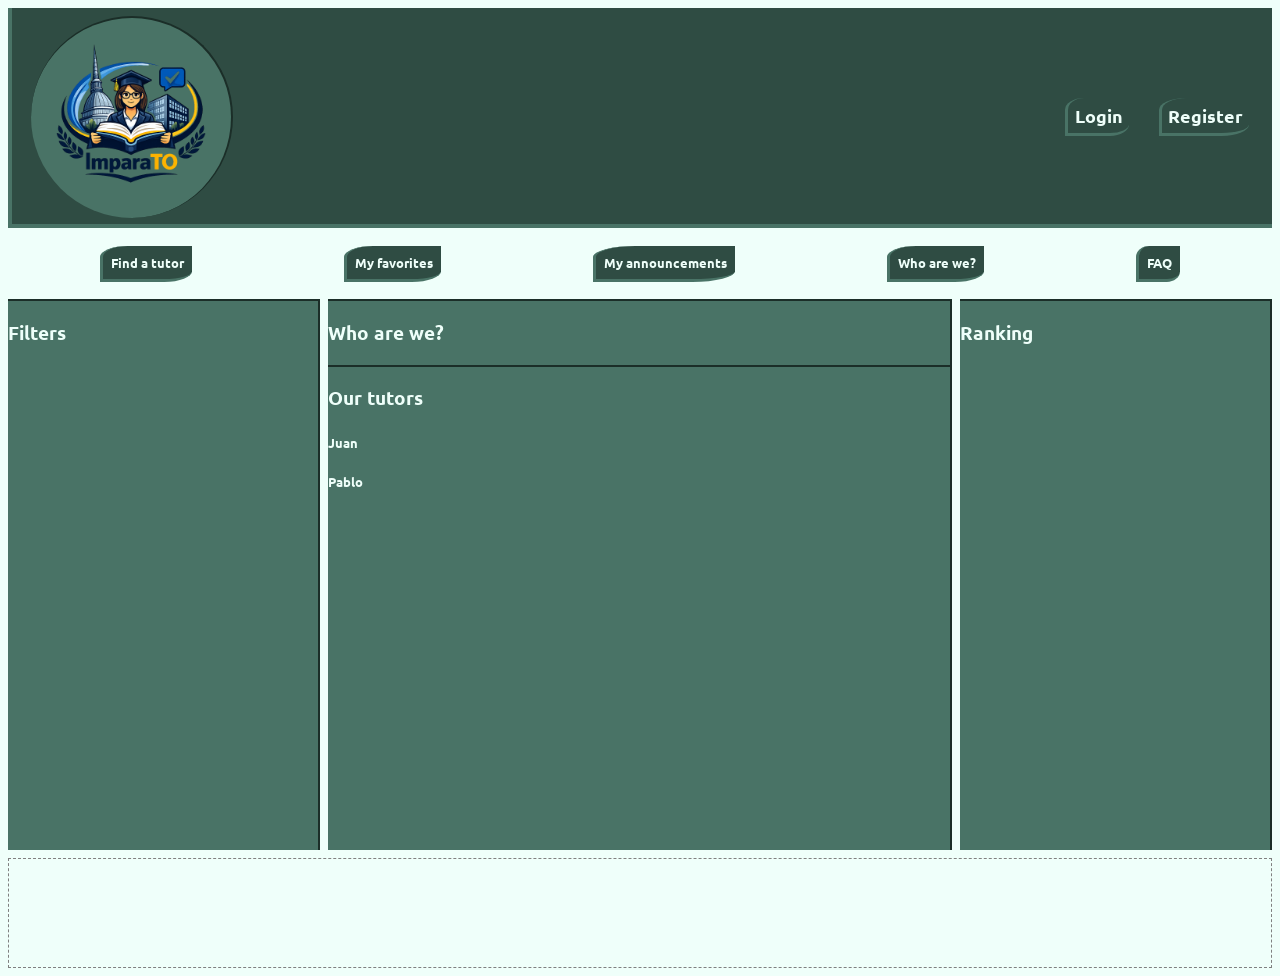
<file: Class Lab/index.html>
<!DOCTYPE html>
<html>

<head>
    <title>Welcome to ImparaTO</title>
    <link rel="stylesheet" href="style.css">
    <link rel="preconnect" href="https://fonts.googleapis.com">
    <link rel="preconnect" href="https://fonts.gstatic.com" crossorigin>
    <link
        href="https://fonts.googleapis.com/css2?family=Ubuntu:ital,wght@0,300;0,400;0,500;0,700;1,300;1,400;1,500;1,700&display=swap"
        rel="stylesheet">
</head>

<body>
    <div class="gridcontainer">

        <header class="myheader">
            <div class="headerlogo">
                <img class="logo" src="imparato.png" alt="LOGO">
            </div>

            <div class="headerlinks">
                <ul>
                    <li><a href="login.html">Login</a></li>
                    <li><a href="register.html">Register</a></li>
                </ul>
            </div>
        </header>
        <nav class="mynav">
            <a href="tutor.htm">Find a tutor</a>
            <a href="favorites.htm">My favorites</a>
            <a href="announcements.htm">My announcements</a>
            <a href="whoarewe.htm">Who are we?</a>
            <a href="faq.htm">FAQ</a>
        </nav>
        <section class="filters">
            <h3>Filters</h3>
        </section>
        <section class="maincontent">

            <section class="description">
                <h3>Who are we?</h3>
            </section>
            <div class="tutors">
                <h3>Our tutors</h3>
                <article>
                    <h5>Juan</h5>
                </article>
                <article>
                    <h5>Pablo</h5>
                </article>

            </div>
        </section>
        <aside class="ranking">
            <h3>Ranking</h3>
        </aside>
        <footer class="myfooter">

        </footer>
    </div>
</body>

</html>
</file>
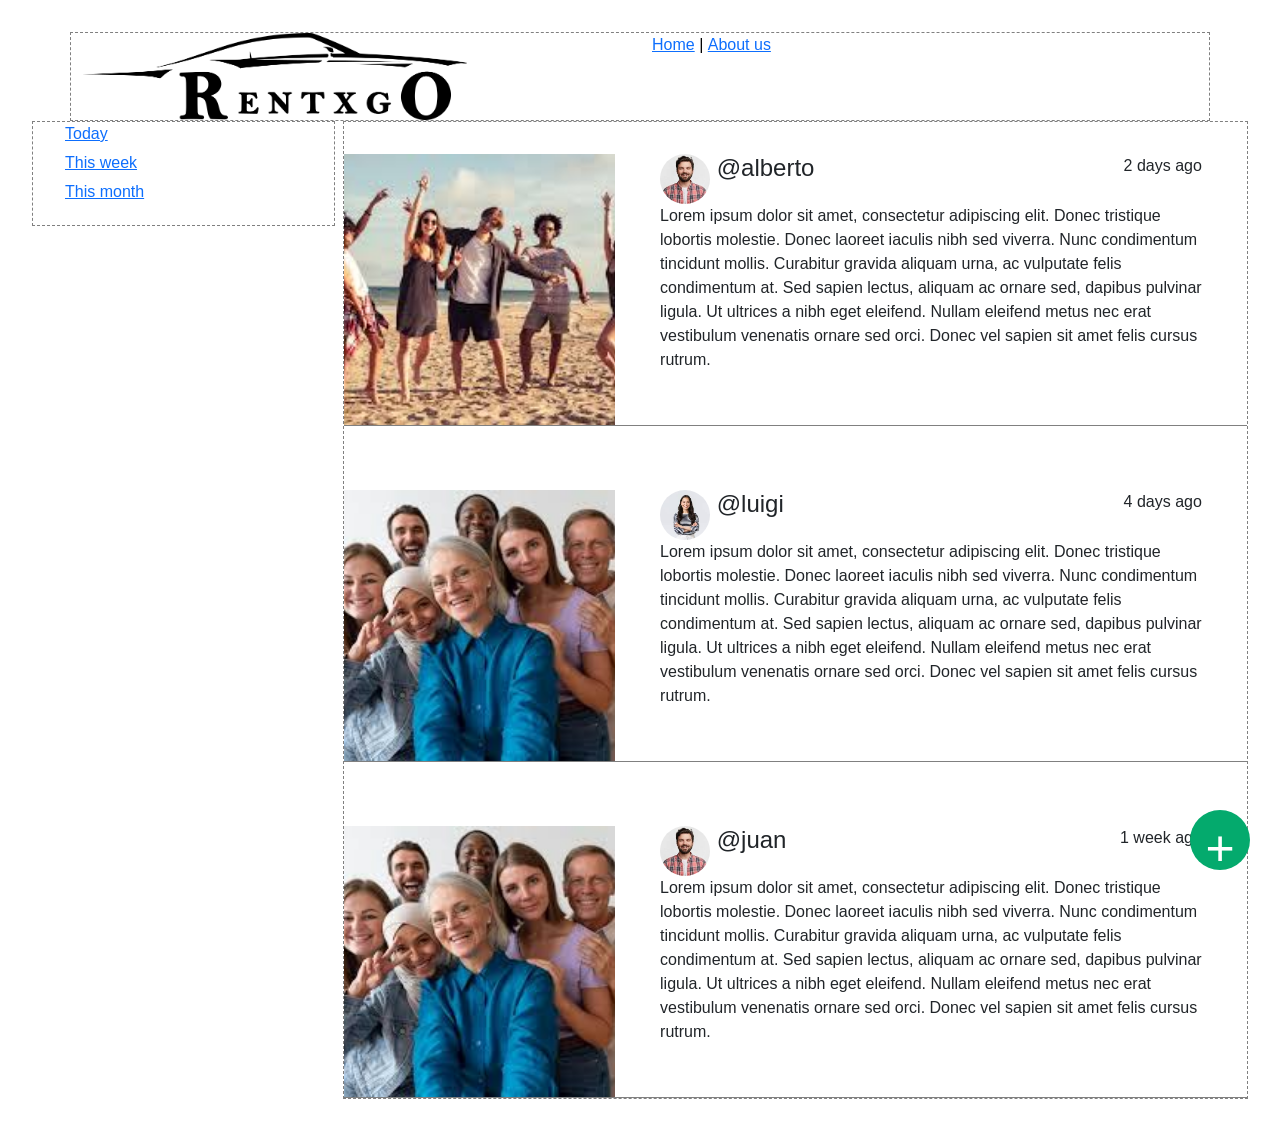
<file: RentxGo - Bootstrap/index.html>
<!DOCTYPE html>
<html lang="en">

<head>
    <link href="https://cdn.jsdelivr.net/npm/bootstrap@5.3.8/dist/css/bootstrap.min.css" rel="stylesheet"
        integrity="sha384-sRIl4kxILFvY47J16cr9ZwB07vP4J8+LH7qKQnuqkuIAvNWLzeN8tE5YBujZqJLB" crossorigin="anonymous">
    <meta charset="utf-8">
    <meta name="viewport" content="width=device-width,
initial-scale=1">
    <title>IAW - My Cool Social Network</title>
    <meta name="keywords" content="web, blog, html, css">
    <link rel="stylesheet" href="style.css">
</head>

<body>
    <div class="container">

        <header class="row box">
            <div class="col">
                <img id="logo" src="images/logo.png" alt="logo">
            </div>
            <div class="col">

                <ul id="mymenu">
                    <li><a href="home.html" title="Homepage">Home</a></li>
                    <li>|</li>
                    <li><a href="aboutus.html" title="About us">About us</a></li>
                </ul>
            </div>
        </header>
    </div>
    <div class="content">
        <aside id="myaside">
            <ul class="asidelist">
                <li><a href="1.html" title="Today">Today</a></li>
                <li><a href="2.html" title="This week">This week</a></li>
                <li><a href="3.html" title="This month">This month</a></li>
            </ul>
        </aside>

        <main>
            <article class="myarticle">
                <div class="foto">
                    <img class="asidepost" src="images/img1.jpg" alt="This is the image of the first post">
                </div>
                <div class="post">
                    <section class="dati">
                        <img class="usrimg" src="images/user1.jpg" alt="This is the image of user @alberto">
                        <h4 class="username">@alberto</h4>
                        <p class="pubdate">2 days ago</p>
                    </section>

                    <p>Lorem ipsum dolor sit amet, consectetur adipiscing elit. Donec tristique lobortis molestie. Donec
                        laoreet
                        iaculis nibh sed viverra. Nunc condimentum tincidunt mollis. Curabitur gravida aliquam urna, ac
                        vulputate
                        felis condimentum at. Sed sapien lectus, aliquam ac ornare sed, dapibus pulvinar ligula. Ut
                        ultrices a nibh
                        eget
                        eleifend. Nullam eleifend metus nec erat vestibulum venenatis ornare sed orci. Donec vel sapien
                        sit amet
                        felis cursus rutrum.</p>
                </div>
            </article>

            <div class="separator"></div>

            <article class="myarticle">
                <div class="foto">
                    <img class="asidepost" src="images/img2.jpg" alt="This is the image of the second post">
                </div>
                <div class="post">
                    <section class="dati">
                        <img class="usrimg" src="images/user2.jpg" alt="This is the image of user @luigi">
                        <h4 class="username">@luigi</h4>
                        <p class="pubdate">4 days ago</p>
                    </section>

                    <p>Lorem ipsum dolor sit amet, consectetur adipiscing elit. Donec tristique lobortis molestie. Donec
                        laoreet
                        iaculis nibh sed viverra. Nunc condimentum tincidunt mollis. Curabitur gravida aliquam urna, ac
                        vulputate
                        felis condimentum at. Sed sapien lectus, aliquam ac ornare sed, dapibus pulvinar ligula. Ut
                        ultrices a nibh
                        eget
                        eleifend. Nullam eleifend metus nec erat vestibulum venenatis ornare sed orci. Donec vel sapien
                        sit amet
                        felis cursus rutrum.</p>
                </div>
            </article>

            <div class="separator"></div>

            <article class="myarticle">
                <div class="foto">
                    <img class="asidepost" src="images/img2.jpg" alt="This is the image of the third post">
                </div>
                <div class="post">
                    <section class="dati">
                        <img class="usrimg" src="images/user1.jpg" alt="This is the image of user @juan">
                        <h4 class="username">@juan</h4>
                        <p class="pubdate">1 week ago</p>
                    </section>

                    <p>Lorem ipsum dolor sit amet, consectetur adipiscing elit. Donec tristique lobortis molestie. Donec
                        laoreet
                        iaculis nibh sed viverra. Nunc condimentum tincidunt mollis. Curabitur gravida aliquam urna, ac
                        vulputate
                        felis condimentum at. Sed sapien lectus, aliquam ac ornare sed, dapibus pulvinar ligula. Ut
                        ultrices a nibh
                        eget
                        eleifend. Nullam eleifend metus nec erat vestibulum venenatis ornare sed orci. Donec vel sapien
                        sit amet
                        felis cursus rutrum.</p>
                </div>
            </article>

        </main>
    </div>
    <button class="button">+</button>
</body>

</html>
</file>
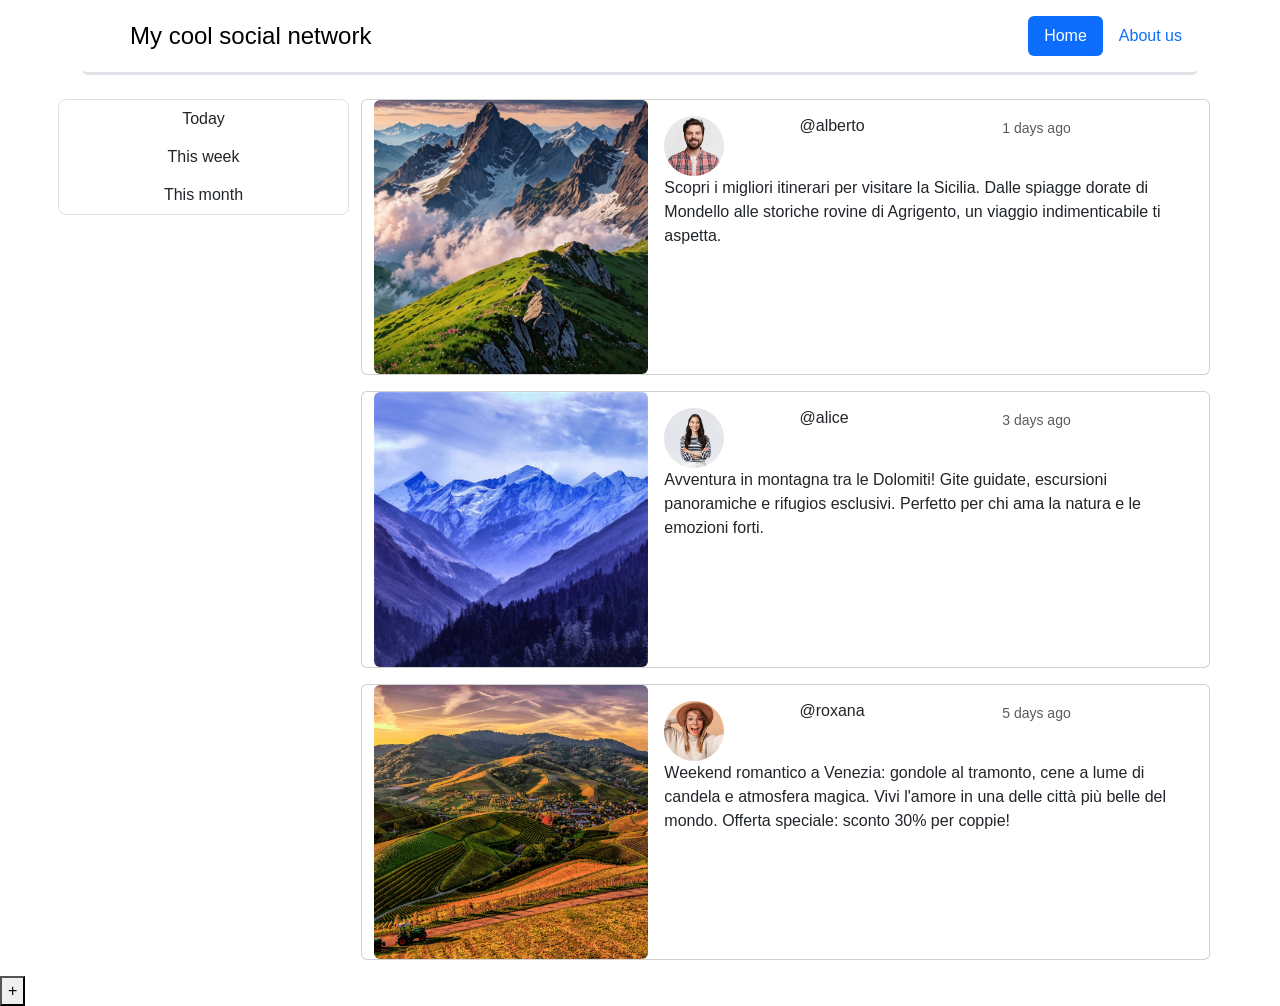
<file: RentxGo/index.html>
<!DOCTYPE html>
<html lang="en">

<head>
    <link href="https://cdn.jsdelivr.net/npm/bootstrap@5.3.8/dist/css/bootstrap.min.css" rel="stylesheet"
        integrity="sha384-sRIl4kxILFvY47J16cr9ZwB07vP4J8+LH7qKQnuqkuIAvNWLzeN8tE5YBujZqJLB" crossorigin="anonymous">
    <meta charset="utf-8">
    <meta name="viewport" content="width=device-width,
initial-scale=1">
    <title>IAW - My Cool Social Network</title>
    <meta name="keywords" content="web, blog, html, css">
    <link rel="stylesheet" href="style.css">
</head>







<body class="">
    <div class="container">

        <header class="d-flex flex-wrap justify-content-center py-3 mb-4 border-bottom border-3 rounded"> <a href="/"
                class="d-flex align-items-center mb-3 mb-md-0 me-sm-auto link-body-emphasis text-decoration-none"> <svg
                    class="bi me-2" width="40" height="32" aria-hidden="true">
                    <use xlink:href="#bootstrap"></use>
                </svg> <span class="fs-4">My cool social network</span> </a>
            <ul class="nav nav-pills">
                <li class="nav-item"><a href="#" class="nav-link active" aria-current="page">Home</a></li>
                <li class="nav-item"><a href="#" class="nav-link">About us</a></li>
            </ul>
        </header>

        <div class="row gx-5">
            <aside class="h-auto col-md-3 m-0 p-0 col-12 mb-3 text-center">
                <div class="border rounded-3">
                    <a class="btn col-3 col-md-12" href="1.html" title="Today">Today</a>
                    <a class="btn col-3 col-md-12" href="2.html" title="This week">This week</a>
                    <a class="btn col-3 col-md-12" href="3.html" title="This month">This month</a>
                </div>
            </aside>

            <main class="col-md-9 col-12">
                <article class="row">

                    <div class="card mb-3">
                        <div class="row g-0">
                            <div class="col-sm-4 col-12 align-self-center">
                                <div class="ratio ratio-1x1">
                                    <img class="object-fit-cover rounded" src="images/img1.jpg"
                                        class="img-fluid rounded-start" alt="...">
                                </div>
                            </div>
                            <div class="col-sm-8 col-12">
                                <div class="card-body">
                                    <section class="row">
                                        <div class="col-3">
                                            <div class="usrimg ratio ratio-1x1">
                                                <img class="object-fit-cover rounded-circle" src="images/user1.jpg"
                                                    alt="This is the image of user @alberto">
                                            </div>
                                        </div>
                                        <h6 class="username col">@alberto</h6>
                                        <p class="col card-text align-self-start"><small class="text-body-secondary">1
                                                days
                                                ago</small></p>
                                    </section>
                                    <p class="card-text">Scopri i migliori itinerari per visitare la Sicilia. Dalle
                                        spiagge dorate di Mondello alle storiche rovine di Agrigento, un viaggio
                                        indimenticabile ti aspetta.</p>
                                </div>
                            </div>
                        </div>
                    </div>
                </article>
                <article class="row">

                    <div class="card mb-3">
                        <div class="row g-0">
                            <div class="col-sm-4 col-12 align-self-center">
                                <div class="ratio ratio-1x1">
                                    <img class="object-fit-cover rounded" src="images/img2.jpg"
                                        class="img-fluid rounded-start" alt="...">
                                </div>
                            </div>
                            <div class="col-sm-8 col-12">
                                <div class="card-body">
                                    <section class="row">
                                        <div class="col-3">
                                            <div class="usrimg ratio ratio-1x1">
                                                <img class="object-fit-cover rounded-circle" src="images/user2.jpg"
                                                    alt="This is the image of user @alice">
                                            </div>
                                        </div>
                                        <h6 class="username col">@alice</h6>
                                        <p class="col card-text align-self-start"><small class="text-body-secondary">3
                                                days
                                                ago</small></p>
                                    </section>
                                    <p class="card-text">Avventura in montagna tra le Dolomiti! Gite guidate, escursioni
                                        panoramiche e rifugios esclusivi. Perfetto per chi ama la natura e le emozioni
                                        forti.</p>
                                </div>
                            </div>
                        </div>
                    </div>
                </article>
                <article class="row">

                    <div class="card mb-3">
                        <div class="row g-0">
                            <div class="col-sm-4 col-12 align-self-center">
                                <div class="ratio ratio-1x1">
                                    <img class="object-fit-cover rounded" src="images/img3.jpg"
                                        class="img-fluid rounded-start" alt="...">
                                </div>
                            </div>
                            <div class="col-sm-8 col-12">
                                <div class="card-body">
                                    <section class="row">
                                        <div class="col-3">
                                            <div class="usrimg ratio ratio-1x1">
                                                <img class="object-fit-cover rounded-circle" src="images/user3.jpg"
                                                    alt="This is the image of user @roxana">
                                            </div>
                                        </div>
                                        <h6 class="username col">@roxana</h6>
                                        <p class="col card-text align-self-start"><small class="text-body-secondary">5
                                                days ago</small></p>
                                    </section>
                                    <p class="card-text">Weekend romantico a Venezia: gondole al tramonto, cene a lume
                                        di candela e atmosfera magica. Vivi l'amore in una delle città più belle del
                                        mondo. Offerta speciale: sconto 30% per coppie!</p>
                                </div>
                            </div>
                        </div>
                    </div>
                </article>
            </main>
        </div>
    </div>
    <button class="button">+</button>
    <script src="https://cdn.jsdelivr.net/npm/bootstrap@5.3.8/dist/js/bootstrap.bundle.min.js"
        integrity="sha384-FKyoEForCGlyvwx9Hj09JcYn3nv7wiPVlz7YYwJrWVcXK/BmnVDxM+D2scQbITxI"
        crossorigin="anonymous"></script>
</body>

</html>
</file>
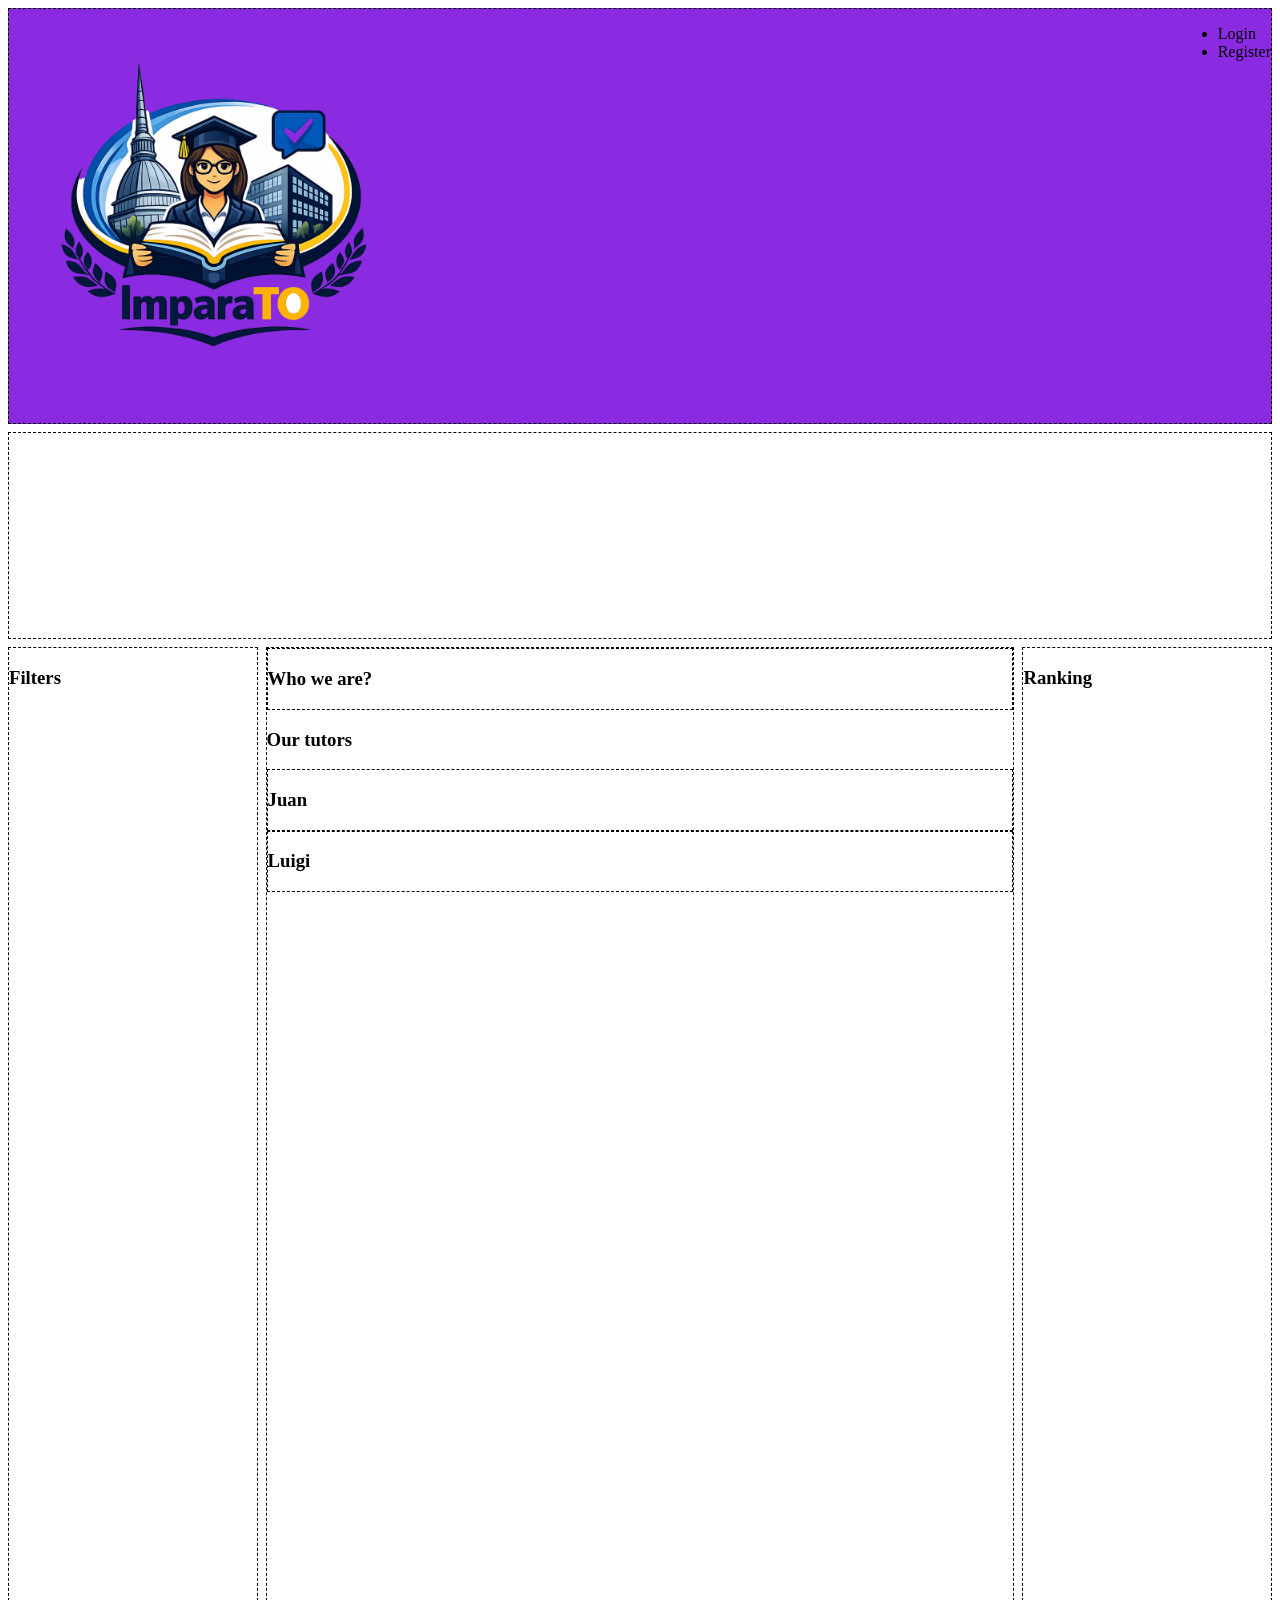
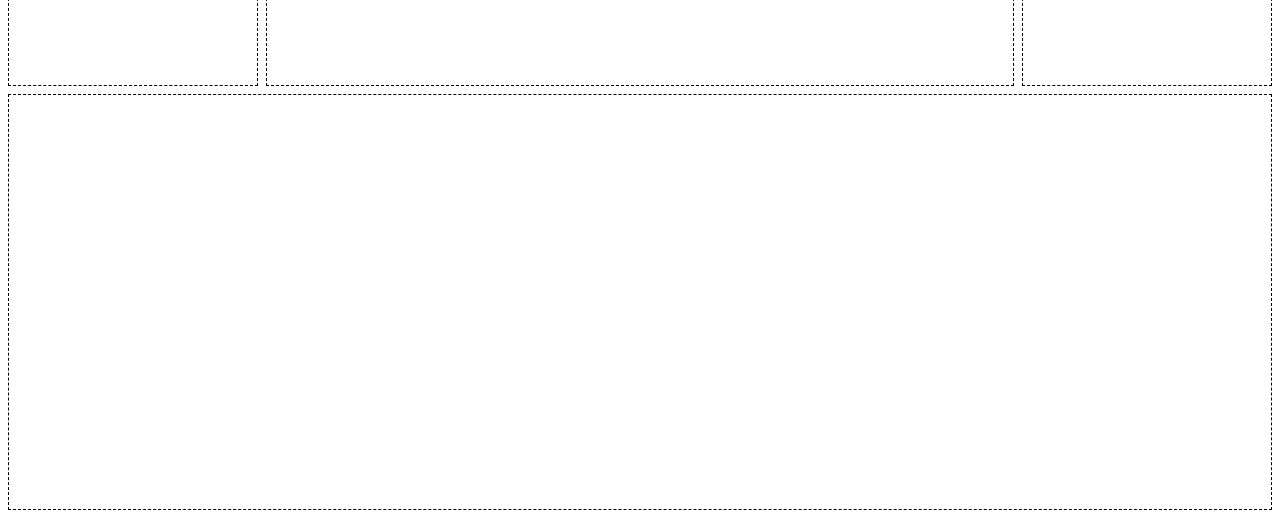
<file: exercises/04-css-advanced/index.html>
<!DOCTYPE html>
<html>

<head>
  <title>Welcome to ImparaTo</title>
  <link rel="stylesheet" href="styles.css">
</head>

<body>
  <div class="gridcontainer">
    <header class="myheader">
      <div class="headerlogo">
        <img class="logo" src="images/imparato.png" alt="This is the ImparaTO logo" />
      </div>
      <div class="headerlinks">
        <ul>
          <li>Login</li>
          <li>Register</li>
        </ul>
      </div>
    </header>
    <nav class="mynav">

    </nav>
    <section class="filters">
      <h3>Filters</h3>
    </section>
    <section class="maincontent">
      <section class="description">
        <h3>Who we are?</h3>
      </section>
      <div>
        <h3>Our tutors</h3>
        <article>
          <h3>Juan</h3>
        </article>
        <article>
          <h3>Luigi</h3>
        </article>
      </div>
    </section>

    <aside class="ranking">
      <h3>Ranking</h3>
    </aside>

    <footer class="myfooter">

    </footer>
  </div>
</body>

</html>
</file>
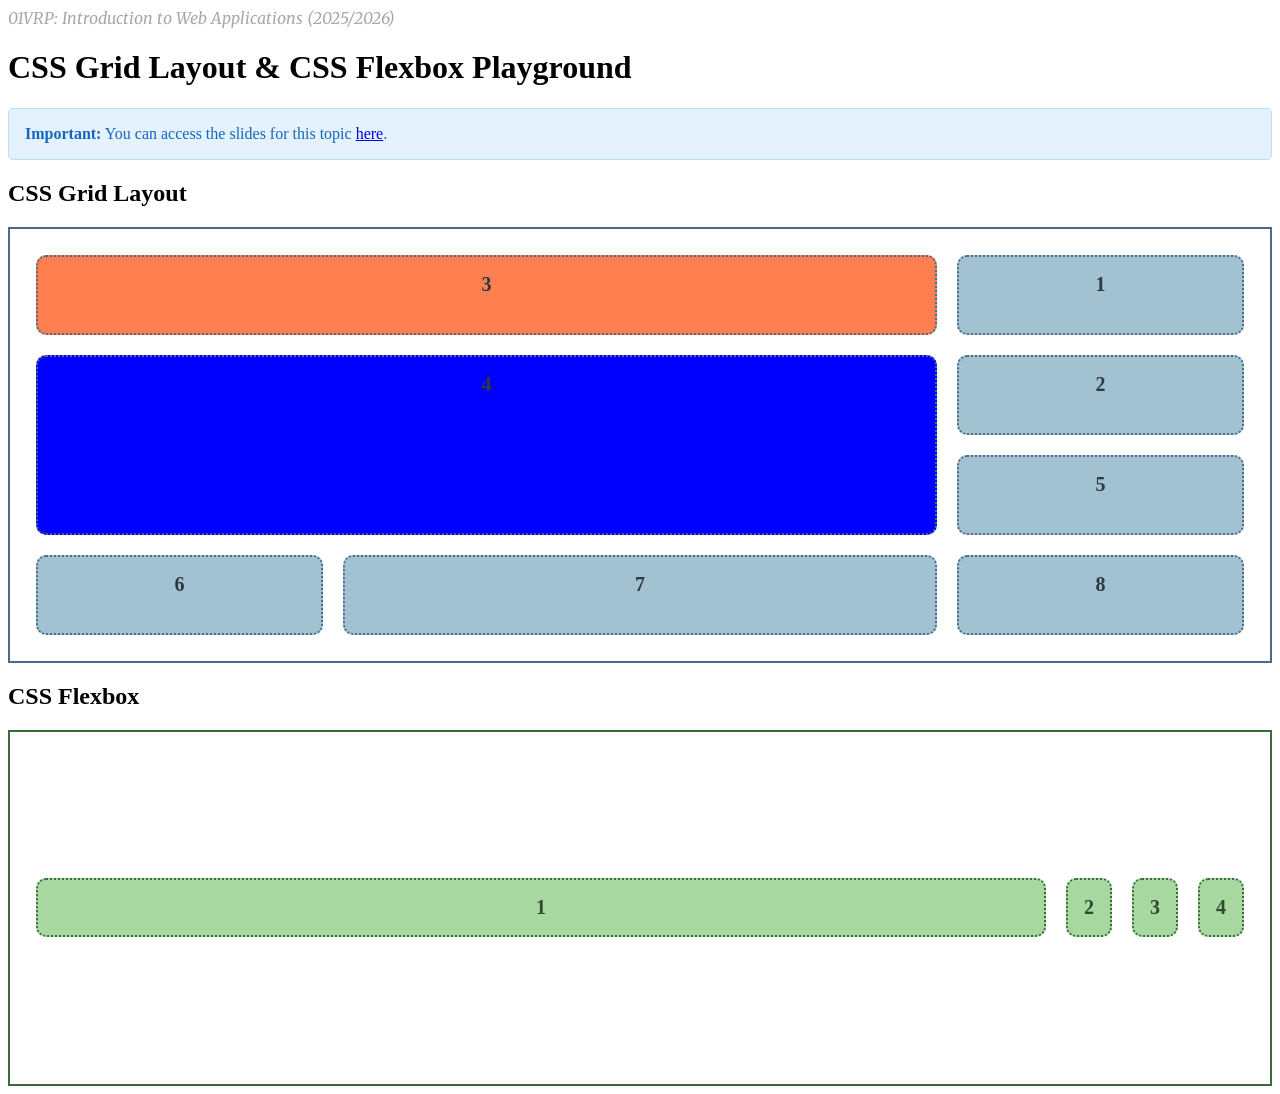
<file: exercises/03-css/grid-layout-and-flexbox/index.html>
<!DOCTYPE html>
<html lang="en">

<head>
  <meta charset="UTF-8">
  <title>CSS Grid Layout & Flexbox Playground</title>
  <!-- Import Google Font 'Roboto' -->
  <link href="https://fonts.googleapis.com/css2?family=Roboto:wght@400;700&display=swap" rel="stylesheet">
  <!-- Import Google Font 'Merriweather' for course title -->
  <link href="https://fonts.googleapis.com/css2?family=Merriweather:wght@400;700&display=swap" rel="stylesheet">
  <link rel="stylesheet" href="styles.css">
  <link href="https://fonts.googleapis.com/css2?family=Fontdiner+Swanky&family=Rubik:ital,wght@0,300..900;1,300..900&display=swap" rel="stylesheet">
</head>

<body>
  <!-- Course name -->
  <div class="course-name">
    01VRP: Introduction to Web Applications (2025/2026)
  </div>

  <h1>CSS Grid Layout & CSS Flexbox Playground</h1>

  <!-- Warning box with link to slides -->
  <div class="info-box">
    <strong>Important:</strong> You can access the slides for this topic <a
      href="https://polito-iwa-2026.github.io/material/slides/04-more-css.pdf" target="_blank">here</a>.
  </div>

  <h2>CSS Grid Layout</h2>
  <div class="mygridcontainer">
    <div id="item-grid1">1</div>
    <div id="item-grid2">2</div>
    <div id="item-grid3">3</div>
    <div id="item-grid4">4</div>
    <div id="item-grid5">5</div>
    <div id="item-grid6">6</div>
    <div id="item-grid7">7</div>
    <div id="item-grid8">8</div>
  </div>

  <h2>CSS Flexbox</h2>
  <div class="myfbcontainer">
    <div id="item-flex1">1</div>
    <div id="item-flex2">2</div>
    <div id="item-flex3">3</div>
    <div id="item-flex4">4</div>
    <!--<div>
      <div id="item-flex5">5</div>
      <div id="item-flex6">6</div>
      <div id="item-flex7">7</div>
      <div id="item-flex8">8</div>
    </div>-->
  </div>
</body>

</html>
</file>
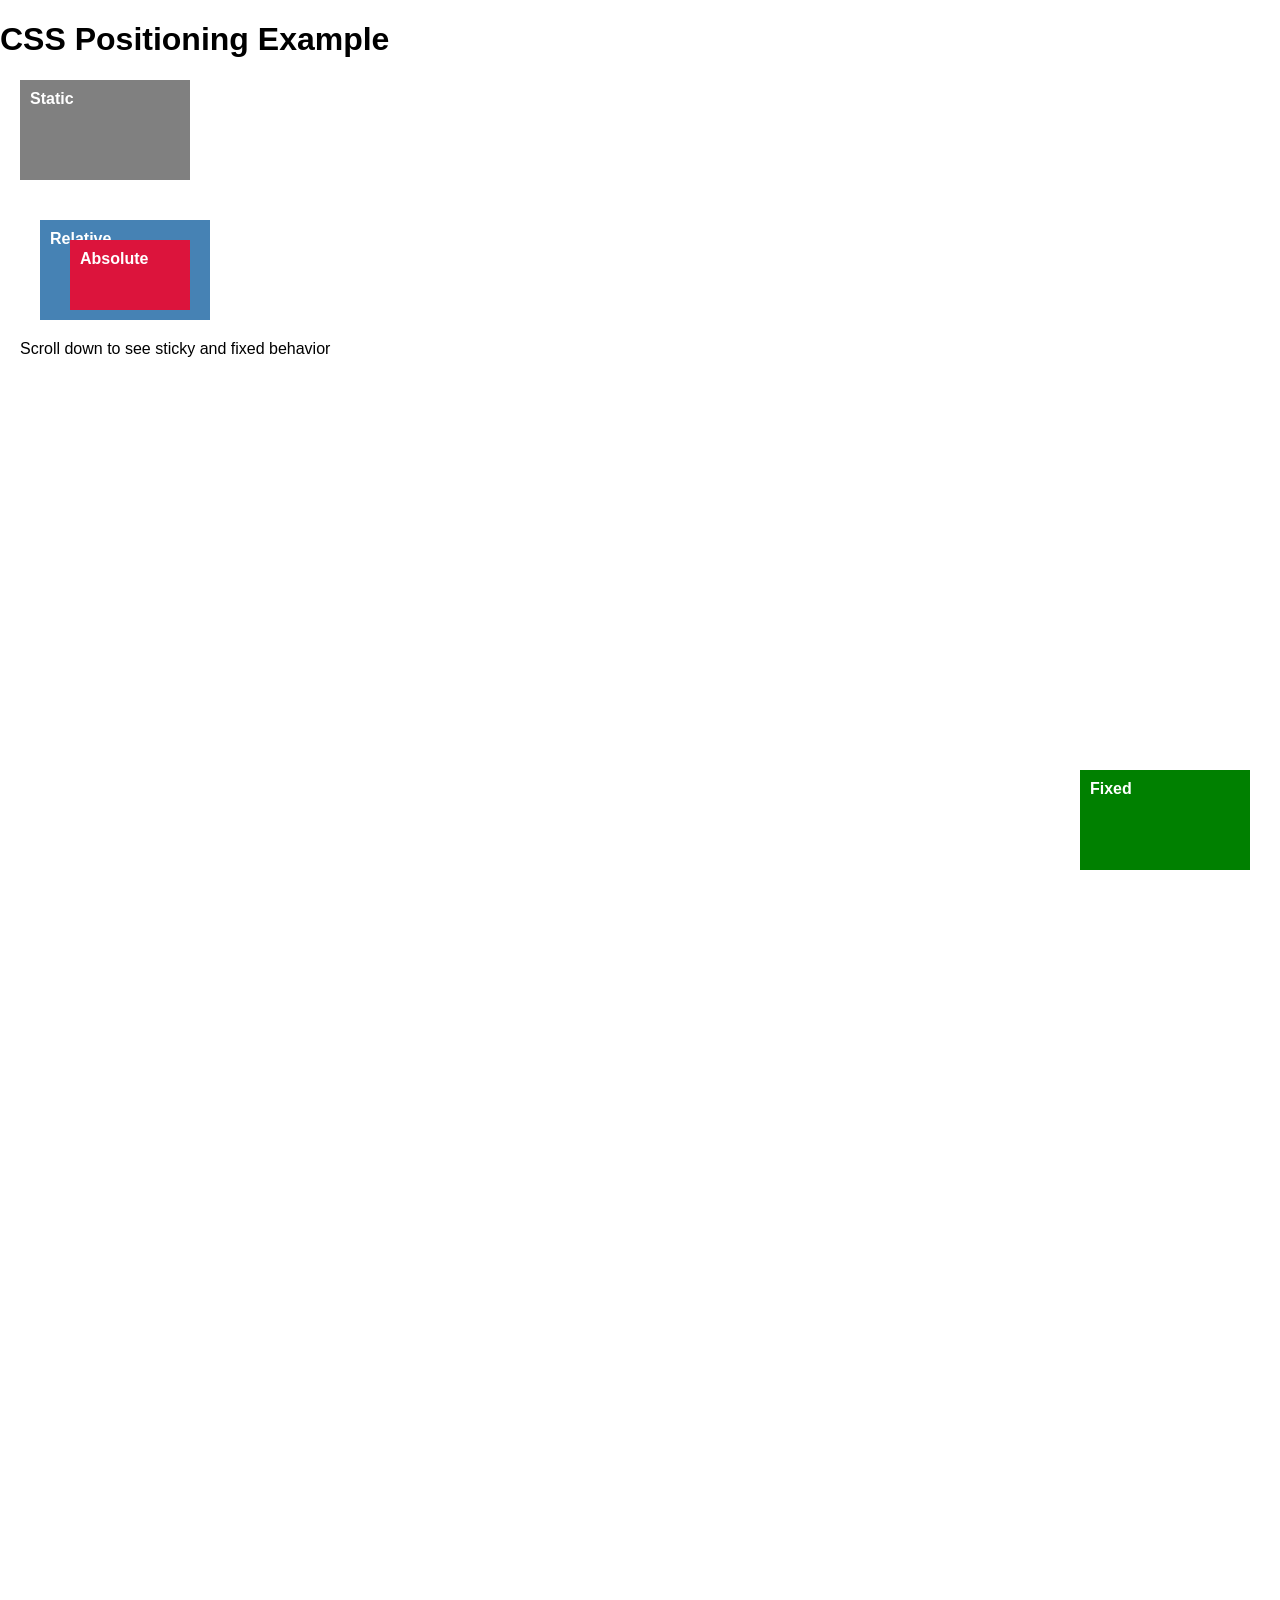
<file: exercises/03-css/positioning/index.html>
<!DOCTYPE html>
<html lang="en">

<head>
  <meta charset="UTF-8">
  <title>CSS Positioning</title>
  <link rel="stylesheet" href="styles.css">
</head>

<body>

  <h1>CSS Positioning Example</h1>

  <section class="container">
    <div class="box static">Static</div>

    <div class="box relative">
      Relative
      <div class="box absolute">Absolute</div>
    </div>

    <div class="box fixed">Fixed</div>
  </section>

  <div class="spacer">
    Scroll down to see sticky and fixed behavior
  </div>

</body>

</html>
</file>
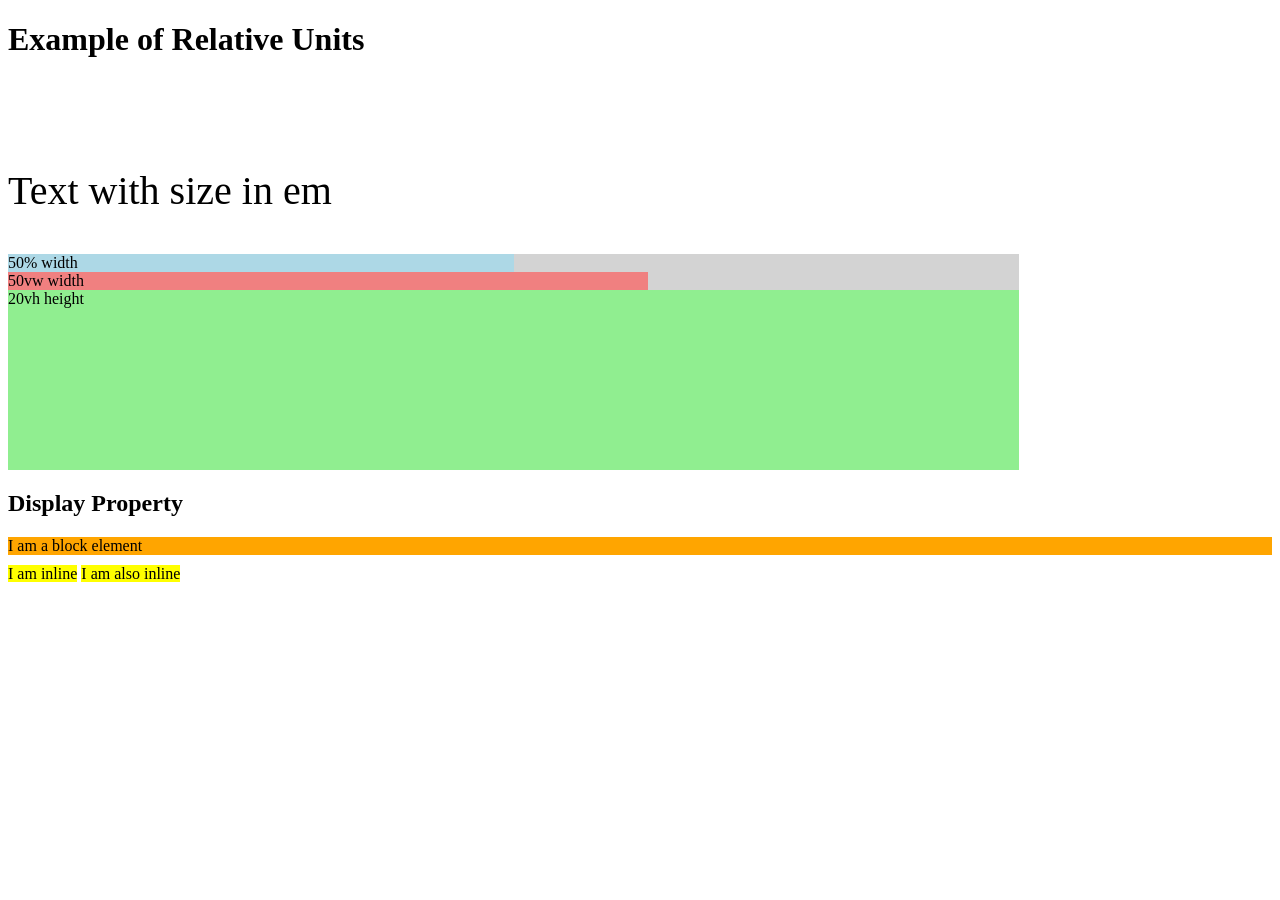
<file: exercises/03-css/units-and-display/index.html>
<!DOCTYPE html>
<html lang="en">

<head>
  <meta charset="UTF-8">
  <title>Relative Units and Display</title>
  <link rel="stylesheet" href="styles.css">
</head>

<body>

  <h1>Example of Relative Units</h1>

  <section class="container">
    <p class="rem">Text with size in rem</p>
    <p class="em">Text with size in em</p>
  </section>

  <section class="boxes">
    <div class="percentage">50% width</div>
    <div class="vw">50vw width</div>
    <div class="vh">20vh height</div>
  </section>

  <section>
    <h2>Display Property</h2>
    <!-- Changed to id to show how it works -->
    <div id="iwa-block">I am a block element</div>
    <span class="inline">I am inline</span>
    <span class="inline">I am also inline</span>
  </section>

</body>

</html>
</file>
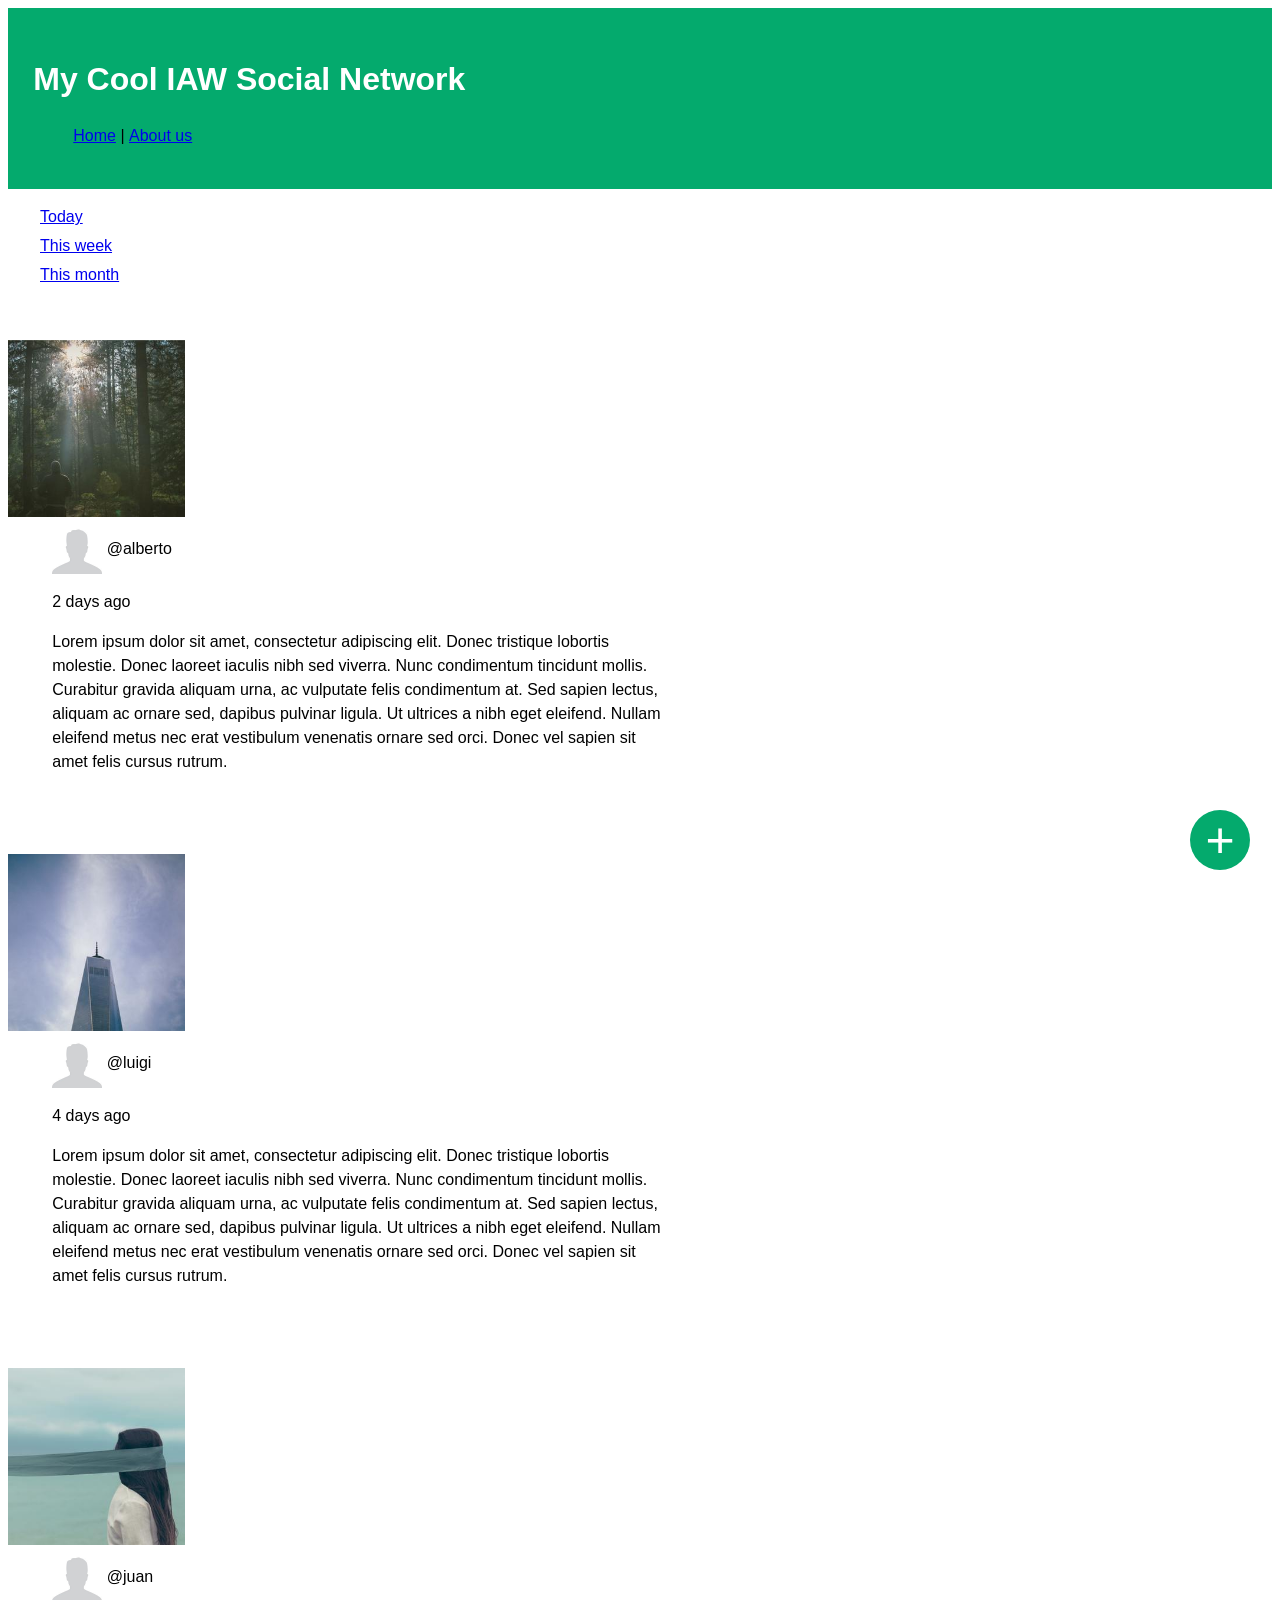
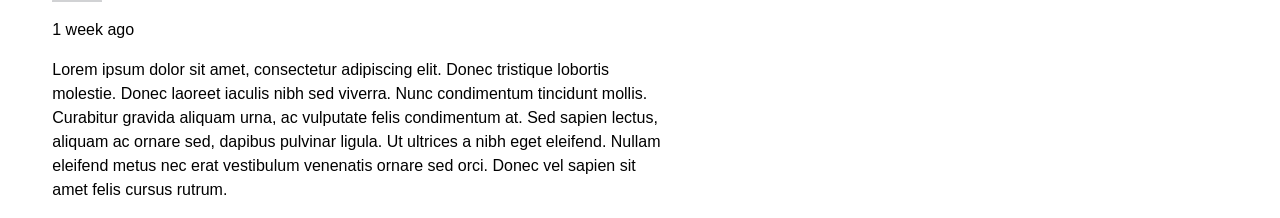
<file: labs/lab-01/solution/lab1.html>
<!DOCTYPE html>
<html lang="en">

<head>
  <meta charset="utf-8">
  <title>IAW - My Cool Social Network</title>
  <meta name="keywords" content="web, blog, html, css">
  <link rel="stylesheet" href="style.css">
</head>

<body>
  <header id="myheader">
    <h1>My Cool IAW Social Network</h1>
    <nav>
      <ul id="mymenu">
        <li><a href="home.html" title="Homepage">Home</a></li>
        <li>|</li>
        <li><a href="aboutus.html" title="About us">About us</a></li>
      </ul>
    </nav>
  </header>

  <aside id="myaside">
    <ul>
      <li><a href="1.html" title="Today">Today</a></li>
      <li><a href="2.html" title="This week">This week</a></li>
      <li><a href="3.html" title="This month">This month</a></li>
    </ul>
  </aside>

  <main>
    <article>
      <img class="asidepost" src="img1.jpg" alt="This is the image of the first post">
      <div class="post">
        <section>
          <img class="usrimg" src="user.jpg" alt="This is the image of user @alberto">
          <h4 class="username">@alberto</h4>
          <p class="pubdate">2 days ago</p>
        </section>

        <p>Lorem ipsum dolor sit amet, consectetur adipiscing elit. Donec tristique lobortis molestie. Donec laoreet
          iaculis nibh sed viverra. Nunc condimentum tincidunt mollis. Curabitur gravida aliquam urna, ac vulputate
          felis condimentum at. Sed sapien lectus, aliquam ac ornare sed, dapibus pulvinar ligula. Ut ultrices a nibh
          eget
          eleifend. Nullam eleifend metus nec erat vestibulum venenatis ornare sed orci. Donec vel sapien sit amet
          felis cursus rutrum.</p>
      </div>
    </article>

    <div class="separator"></div>

    <article>
      <img class="asidepost" src="img2.jpg" alt="This is the image of the second post">
      <div class="post">
        <section>
          <img class="usrimg" src="user.jpg" alt="This is the image of user @luigi">
          <h4 class="username">@luigi</h4>
          <p class="pubdate">4 days ago</p>
        </section>

        <p>Lorem ipsum dolor sit amet, consectetur adipiscing elit. Donec tristique lobortis molestie. Donec laoreet
          iaculis nibh sed viverra. Nunc condimentum tincidunt mollis. Curabitur gravida aliquam urna, ac vulputate
          felis condimentum at. Sed sapien lectus, aliquam ac ornare sed, dapibus pulvinar ligula. Ut ultrices a nibh
          eget
          eleifend. Nullam eleifend metus nec erat vestibulum venenatis ornare sed orci. Donec vel sapien sit amet
          felis cursus rutrum.</p>
      </div>
    </article>

    <div class="separator"></div>

    <article>
      <img class="asidepost" src="img3.jpg" alt="This is the image of the third post">
      <div class="post">
        <section>
          <img class="usrimg" src="user.jpg" alt="This is the image of user @juan">
          <h4 class="username">@juan</h4>
          <p class="pubdate">1 week ago</p>
        </section>

        <p>Lorem ipsum dolor sit amet, consectetur adipiscing elit. Donec tristique lobortis molestie. Donec laoreet
          iaculis nibh sed viverra. Nunc condimentum tincidunt mollis. Curabitur gravida aliquam urna, ac vulputate
          felis condimentum at. Sed sapien lectus, aliquam ac ornare sed, dapibus pulvinar ligula. Ut ultrices a nibh
          eget
          eleifend. Nullam eleifend metus nec erat vestibulum venenatis ornare sed orci. Donec vel sapien sit amet
          felis cursus rutrum.</p>
      </div>
    </article>

    <button class="button">+</button>
  </main>
</body>

</html>
</file>
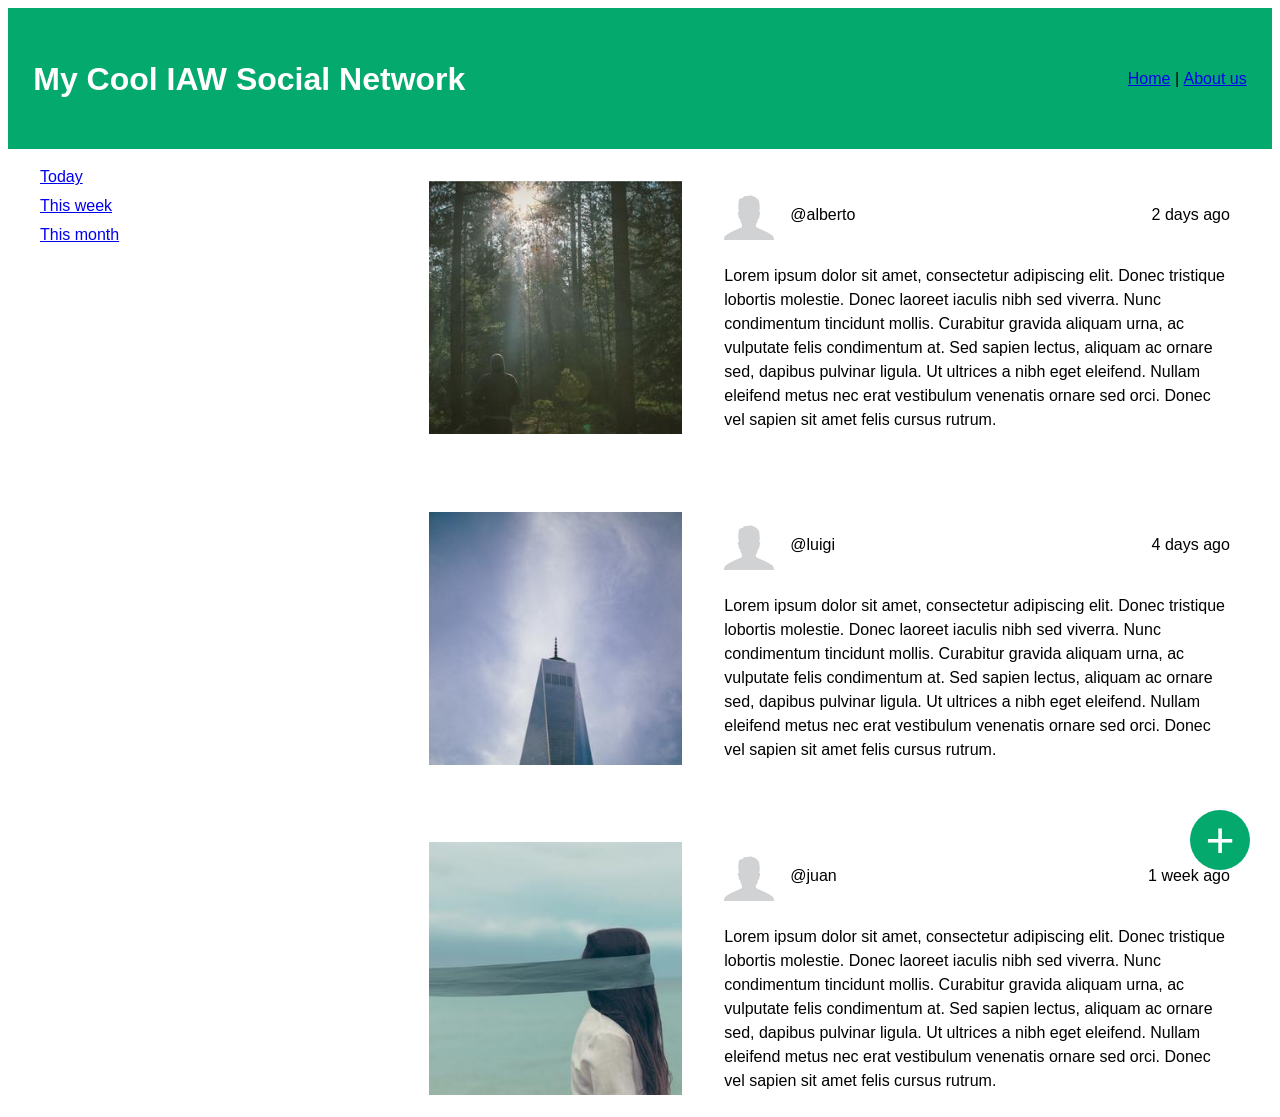
<file: labs/lab-02/solution/lab2.html>
<!DOCTYPE html>
<html lang="en">

<head>
  <meta charset="utf-8">
  <title>IAW - My Cool Social Network</title>
  <meta name="keywords" content="web, blog, html, css">
  <link rel="stylesheet" href="style.css">
</head>

<body>
  <header id="myheader">
    <h1>My Cool IAW Social Network</h1>
    <nav>
      <ul id="mymenu">
        <li><a href="home.html" title="Homepage">Home</a></li>
        <li>|</li>
        <li><a href="presentazione.html" title="About us">About us</a></li>
      </ul>
    </nav>
  </header>
  <div class="container">
    <aside id="myaside">
      <ul>
        <li><a href="1.html" title="Today">Today</a></li>
        <li><a href="2.html" title="This week">This week</a></li>
        <li><a href="3.html" title="This month">This month</a></li>
      </ul>
    </aside>
    <main>
      <article>
        <div class="postimg"><img src="img1.jpg" alt="This is the image of the first post"></div>
        <div class="post">
          <section class="postinfo">
            <img class="usrimg" src="user.jpg" alt="This is the image of user @alberto">
            <h4 class="username">@alberto</h4>
            <p>2 days ago</p>
          </section>

          <p>Lorem ipsum dolor sit amet, consectetur adipiscing elit. Donec tristique lobortis molestie. Donec laoreet
            iaculis nibh sed viverra. Nunc condimentum tincidunt mollis. Curabitur gravida aliquam urna, ac vulputate
            felis
            condimentum at. Sed sapien lectus, aliquam ac ornare sed, dapibus pulvinar ligula. Ut ultrices a nibh eget
            eleifend. Nullam eleifend metus nec erat vestibulum venenatis ornare sed orci. Donec vel sapien sit amet
            felis
            cursus rutrum.</p>
        </div>
      </article>
      <div class="separator"></div>
      <article>
        <div class="postimg"><img src="img2.jpg" alt="This is the image of the second post"></div>
        <div class="post">
          <section class="postinfo">
            <img class="usrimg" src="user.jpg" alt="This is the image of user @luigi">
            <h4 class="username">@luigi</h4>
            <p>4 days ago</p>
          </section>

          <p>Lorem ipsum dolor sit amet, consectetur adipiscing elit. Donec tristique lobortis molestie. Donec laoreet
            iaculis nibh sed viverra. Nunc condimentum tincidunt mollis. Curabitur gravida aliquam urna, ac vulputate
            felis
            condimentum at. Sed sapien lectus, aliquam ac ornare sed, dapibus pulvinar ligula. Ut ultrices a nibh eget
            eleifend. Nullam eleifend metus nec erat vestibulum venenatis ornare sed orci. Donec vel sapien sit amet
            felis
            cursus rutrum.</p>
        </div>
      </article>
      <div class="separator"></div>
      <article>
        <div class="postimg"><img src="img3.jpg" alt="This is the image of the third post"></div>
        <div class="post">
          <section class="postinfo">
            <img class="usrimg" src="user.jpg" alt="This is the image of user @juan">
            <h4 class="username">@juan</h4>
            <p>1 week ago</p>
          </section>

          <p>Lorem ipsum dolor sit amet, consectetur adipiscing elit. Donec tristique lobortis molestie. Donec laoreet
            iaculis nibh sed viverra. Nunc condimentum tincidunt mollis. Curabitur gravida aliquam urna, ac vulputate
            felis
            condimentum at. Sed sapien lectus, aliquam ac ornare sed, dapibus pulvinar ligula. Ut ultrices a nibh eget
            eleifend. Nullam eleifend metus nec erat vestibulum venenatis ornare sed orci. Donec vel sapien sit amet
            felis
            cursus rutrum.</p>
        </div>
      </article>
      <button class="button">+</button>
    </main>

  </div>
</body>

</html>
</file>
<file: Class Lab/style.css>
body {
    font-family: "Ubuntu", sans-serif;
    background-color:  rgb(239, 255, 250);
    color: rgb(239, 255, 250);
}

.gridcontainer {
    display: grid;
    grid-template-columns: 1fr 2fr 1fr;
    grid-template-rows: 2fr 0.5fr 5fr 1fr;
    grid-gap: 2pt;
    gap: 0.5rem;
}


footer {
    border: dashed 0.5pt gray;
}

.myheader {
    grid-column-start: 1;
    grid-column-end: 4;
    display: flex;
    justify-content: space-between;
    align-items: center;
    background-color: rgb(47, 76, 67);
    padding: 0rem 1rem;
    border-bottom: 3pt solid rgb(73, 115, 102);
    border-left: 3pt solid rgb(73, 115, 102);
}

.mynav {
    grid-column-start: 1;
    grid-column-end: 4;
    display: flex;
    justify-content: space-around;
    align-items: center;
    padding: 0rem 1rem;
    margin: 0pt;
    font-size: small;
}

.myheader a {
    text-decoration: none;
    color: rgb(239, 255, 250);
    font-size: large;
    font-weight: bold;
    background-color: rgb(47, 76, 67);
    padding: 0.4rem;
    border-end-end-radius: 30%;
    border-start-start-radius: 30%;
    border-bottom: 4pt;
    border-bottom: solid rgb(73, 115, 102);
    border-left: solid rgb(73, 115, 102);

    margin: 5pt;
}

.mynav a {
    color: rgb(239, 255, 250);
    background-color: rgb(47, 76, 67);
    padding: 0.4rem;
    border-end-end-radius: 30%;
    border-start-start-radius: 30%;
    border-bottom: 4pt;
    border-bottom: solid rgb(73, 115, 102);
    border-left: solid rgb(73, 115, 102);
    text-decoration: none;
    padding: 0.5rem;
    font-weight: bold;
}


.myfooter {
    grid-column-start: 1;
    grid-column-end: 4;
}

.logo {
    width: 30vw;
    max-width: 200px;
    border-radius: 90%;
    margin: 0.2rem;
    background-color: rgb(73, 115, 102);
    border-top: 2pt solid rgb(27, 46, 40);
    border-right: 2pt solid rgb(27, 46, 40);
    margin-top: 0.5rem;
}

ul {
    list-style-type: none;
    display: inline-flex;
}

li+li {
    margin-left: 1rem;
}

.maincontent {
    display: flex;
    flex-direction: column;
}

.description {
    flex: initial;
    background-color: rgb(73, 115, 102);
    border-top: 2pt solid rgb(27, 46, 40);
    border-right: 2pt solid rgb(27, 46, 40);
}

.tutors {
    flex: 1;
    background-color: rgb(73, 115, 102);
    border-top: 2pt solid rgb(27, 46, 40);
    border-right: 2pt solid rgb(27, 46, 40);
}

.filters {
    background-color: rgb(73, 115, 102);
    border-top: 2pt solid rgb(27, 46, 40);
    border-right: 2pt solid rgb(27, 46, 40);
}

.ranking {
    background-color: rgb(73, 115, 102);
    border-top: 2pt solid rgb(27, 46, 40);
    border-right: 2pt solid rgb(27, 46, 40);
}

@media(max-width:400px) {
    .gridcontainer {
        grid-template-rows: 2fr 0.5fr 3fr 0.5fr 0.5fr 0.5fr;
    }

    .myheader {
        flex-direction: column;
        padding: 0rem;
        justify-content: center;
        align-items: center;
    }

    ul {
        padding-inline-start: 0px;
        margin-bottom: 30pt;
    }

    .logo {
        width: 100%;
    }

    .maincontent {
        grid-row-start: 3;
    }

    .maincontent,
    .filters,
    .ranking {
        grid-column-start: 1;
        grid-column-end: 4;
    }

    .mynav {
        flex-wrap: wrap;
    }
}
</file>
<file: RentxGo - Bootstrap/style.css>
body {
    font-family: Arial, Helvetica, sans-serif;
    line-height: 1.5;
    margin: 2rem;
}

#myheader,
#myaside,
main {
    border: 1pt dashed grey;
}
.box {
    border: 1pt dashed grey;
}

#logo {
    max-width: 300pt;
    width: 30vw;
    min-width: 200pt;
}

#myheader {
    display: flex;
    justify-content: space-between;
    align-items: center;
    padding: 2%;
}

.content {
    display: flex;
    flex-direction: row;
    gap: 0.5rem;
}

#myaside {
    flex: 1;
    height: fit-content;
    padding: 0pt;
}

#myaside ul {
    list-style-type: none;
    padding: 0rem 2rem;

}


#myaside li {
    padding-bottom: 5px;
}

main {
    padding-top: 2rem;
    flex: 3;
}

#mymenu{
    list-style-type: none;
    text-decoration: none;
    color: black;
    padding: 0pt;
}

#mymenu li {
    display: inline;
    list-style-type: none;
    padding: 0em;
}

.asidepost {
    width: 20%;
}

.myarticle {
    display: flex;
    border-bottom: 1pt solid grey;
}

.foto {
    flex: 1;
    aspect-ratio: 1;
    height: auto;
    margin-bottom: auto;
}

.asidepost {
    width: 100%;
    height: 100%;
    object-fit: cover;
}

.post {
    padding: 0% 5%;
    flex: 2;
}

.dati {
    display: flex;

}
h4 {
    margin: 0pt;
}

.username {
    font-weight: 100;
}

.usrimg {
    height: 50px;
    border-radius: 100%;
    margin-right: 5pt;
    max-width: 50px;
    object-fit: cover;
}

.pubdate {
    margin: 0pt;
    margin-left: auto;
    
}

.separator {
    clear: both;
    padding-bottom: 4rem;
}

.button {
    background-color: #04AA6D;
    border: none;
    border-radius: 50%;
    bottom: 30px;
    color: white;
    font-size: 50px;
    height: 60px;
    position: fixed;
    right: 30px;
    text-align: center;
    text-decoration: none;
    vertical-align: middle;
    width: 60px;
}

@media (max-width: 500px) {
    .myarticle {
        flex-direction: column;
    }
    .post {
        margin-top: 5pt;
    }
}

@media (max-width: 800px) {
    #myheader {
        flex-direction: column;
    }
    .content {
        flex-direction: column;
    }
    .asidelist{
        display: flex;
        flex-direction: row;
        justify-content: space-between;
    }
    .foto {
        flex: 1;
    }
    .post {
        flex: 1;
    }
}
</file>
<file: RentxGo/style.css>
body {
    font-family: Arial, Helvetica, sans-serif;
}

.box {
    border: 1pt dashed grey;
}
.usrimg {
    max-width: 60px;
    min-width: 40px;
}
</file>
<file: exercises/04-css-advanced/styles.css>
.gridcontainer {
  display: grid;
  grid-template-columns: 1fr 3fr 1fr;
  grid-template-rows: 2fr 1fr 5fr 2fr;
  gap: 0.5rem;
}

header,
nav,
section,
aside,
article,
footer {
  border: dashed 0.5px;
}

.myheader {
  grid-column-start: 1;
  grid-column-end: 4;
  display: flex;
  justify-content: space-between;
  background-color: blueviolet;
}

.mynav {
  grid-column-start: 1;
  grid-column-end: 4;
}

.myfooter {
  grid-column-start: 1;
  grid-column-end: 4;
}

.logo {
  width: 40%;
}
</file>
<file: exercises/03-css/grid-layout-and-flexbox/styles.css>
body {
  font-family: "Fontdiner Swanky", serif;
}

/* Course name styling */
.course-name {
  font-family: 'Merriweather', serif;
  /* Smaller text */
  font-size: 1rem;
  color: #A8A8A8;
  /* Space below the course name */
  margin-bottom: 0.5rem;
  /* Make the course name italic */
  font-style: italic;
}

/* Info box styling */
.info-box {
  background-color: #E3F2FD;
  color: #1565C0;
  border: 1px solid #BBDEFB;
  padding: 1rem;
  /* Space below the info box */
  margin-bottom: 1rem;
  /* Rounded corners */
  border-radius: 5px;
}

/* CSS Grid Layout */
.mygridcontainer {
  border: 2px solid #4C6B8C;
  padding: 1rem;

  display: grid;
  grid-template-columns: 1fr 2fr 1fr;
  grid-template-rows: 100px 100px 100px 100px ;
}

.mygridcontainer div {
  border: 2px dotted #4C6B8C;
  background-color: #A2C2D1;
  color: #2D3A44;
  font-size: 1.25rem;
  font-weight: bold;
  padding: 1rem;
  border-radius: 0.625rem;
  text-align: center;
  margin: 0.625rem;
}

#item-grid3 {
  background-color: coral;
  grid-row-start: 1;
  grid-row-end: 2;
  grid-column-start: 1;
  grid-column-end: 3;
}

#item-grid4 {
  background-color: blue;
  grid-row-start: 2;
  grid-row-end: 4;
  grid-column-start: 1;
  grid-column-end: 3;
}

/* CSS Flexbox */
.myfbcontainer {
  border: 2px solid #3A6B3B;
  padding: 1rem;

  height: 20rem;

  display: flex;
  flex-direction: row;
  justify-content: space-between;
  align-items: center;
  flex-wrap: wrap;
}

.myfbcontainer div {
  border: 2px dotted #3A6B3B;
  background-color: #A6D8A0;
  color: #2E4A2F;
  font-size: 1.25rem;
  font-weight: bold;
  padding: 1rem;
  border-radius: 0.625rem;
  text-align: center;
  margin: 0.625rem;
}

#item-flex1 {
  flex: 2;
}
</file>
<file: exercises/03-css/positioning/styles.css>
body {
  font-family: Arial, sans-serif;
  margin: 0;
  padding: 0;
}

/* General box style */
.box {
  width: 150px;
  height: 80px;
  margin: 20px;
  padding: 10px;
  color: white;
  font-weight: bold;
}

/* STATIC (default) */
.static {
  position: static;
  background-color: gray;
}

/* RELATIVE */
.relative {
  position: relative;
  background-color: steelblue;
  top: 20px;
  /* Moves relative to its normal position */
  left: 20px;
}

/* ABSOLUTE */
.absolute {
  position: absolute;
  background-color: crimson;
  top: 0;
  right: 0;
  width: 100px;
  height: 50px;
}

/* FIXED */
.fixed {
  position: fixed;
  background-color: green;
  bottom: 10px;
  right: 10px;
}

/* Extra space for scrolling */
.spacer {
  height: 150vh;
  padding: 20px;
}
</file>
<file: exercises/03-css/units-and-display/styles.css>
/* Base font size of the document */
html {
  font-size: 16px;
}

/* rem → relative to the html element */
.rem {
  font-size: 2rem;
  color: white;
  /* 2 × 16px = 32px */
}

/* em → relative to the parent element */
.container {
  font-size: 20px;
}

.em {
  font-size: 2em;
  /* 2 × 20px = 40px */
}

/* % → relative to the parent container */
.boxes {
  width: 80%;
  background-color: lightgray;
}

.percentage {
  width: 50%;
  background-color: lightblue;
}

/* vw → relative to the viewport width */
.vw {
  width: 50vw;
  background-color: lightcoral;
}

/* vh → relative to the viewport height */
.vh {
  height: 20vh;
  background-color: lightgreen;
}

/* DISPLAY */

#iwa-block {
  display: block;
  background-color: orange;
  margin: 10px 0;
}

.inline {
  display: inline;
  background-color: yellow;
}

/* Mobile phone */
@media(max-width:400px) {
  body {
    background-color: #F09A9D;
    /* Red */
  }

  .rem {
    font-size: 1rem;
  }
}

/* Tablet */
@media(max-width:700px) and (min-width:400px) {
  body {
    background-color: blue;
    /* Red */
  }
}
</file>
<file: labs/lab-01/solution/style.css>
body {
    font-family: Arial, Helvetica, sans-serif;
    line-height: 1.5;
}

#myheader {
    background-color: #04AA6D;
    padding: 2%;
    width: 96%;
}

#myheader h1 {
    color: white;
}

#myaside ul {
    list-style-type: none;
    padding: 0rem 2rem;
}

#myaside li {
    padding-bottom: 5px;
}

main {
    padding-top: 2rem;
    width: 70%;
}

#mymenu li {
    display: inline;
    list-style-type: none;
    padding: 0em;
}

.asidepost {
    width: 20%;
}

.asidepost img {
    width: 100%;
}

.post {
    padding: 0% 5%;
    width: 70%;
}

.username {
    display: inline;
    font-weight: 100;
}

.usrimg {
    display: inline;
    height: 50px;
    vertical-align: middle;
}

.separator {
    clear: both;
    padding-bottom: 4rem;
}

.button {
    background-color: #04AA6D;
    border: none;
    border-radius: 50%;
    bottom: 30px;
    color: white;
    font-size: 50px;
    height: 60px;
    position: fixed;
    right: 30px;
    text-align: center;
    text-decoration: none;
    vertical-align: middle;
    width: 60px;
}
</file>
<file: labs/lab-02/solution/style.css>
body {
    font-family: Arial, Helvetica, sans-serif;
    line-height: 1.5;
}

#myheader {
    align-items: center;
    background-color: #04AA6D;
    display: flex;
    justify-content: space-between;
    padding: 2%;
    width: 96%;
}

#myheader h1 {
    color: white;
}

.container {
    display: flex;
}

#myaside {
    flex: 1;
}

#myaside ul {
    list-style-type: none;
    padding: 0rem 2rem;
}

#myaside li {
    padding-bottom: 5px;
}

main {
    flex: 2;
    padding-top: 2rem;
}

#mymenu li {
    display: inline;
    list-style-type: none;
    padding: 0em;
}

article {
    display: flex;
}

.postimg {
    flex: 1;
}

.postimg img {
    max-width: 100%;
}

.post {
    flex: 2;
    padding: 0% 5%;
}

.postinfo {
    align-items: center;
    display: flex;
}

.username {
    flex-grow: 1;
    font-weight: 100;
}

.usrimg {
    height: 50px;
    padding-right: 1rem;
}

.separator {
    clear: both;
    padding-bottom: 4rem;
}

.button {
    background-color: #04AA6D;
    border: none;
    border-radius: 50%;
    bottom: 30px;
    color: white;
    font-size: 50px;
    height: 60px;
    position: fixed;
    right: 30px;
    text-align: center;
    text-decoration: none;
    vertical-align: middle;
    width: 60px;
}

@media (max-width: 600px) {
    .container {
        display: block;
    }

    #myheader nav {
        display: none;
    }

    main {
        padding-top: 0rem;
    }

    #myaside ul {
        display: flex;
        justify-content: space-between;
        list-style-type: none;
        padding: 0rem;
    }

    aside li {
        display: inline;
        list-style-type: none;
        padding: 0em;
    }

    article {
        display: block;
    }

    .postimg img {
        width: 100%;
    }
}

@media only screen and (max-width: 768px) {

    .container {
        display: block;
    }

    main {
        padding-top: 1rem;
    }

    #myaside ul {
        display: flex;
        justify-content: space-between;
        list-style-type: none;
        padding: 0rem;
    }

    aside li {
        display: inline;
        list-style-type: none;
        padding: 0em;
    }

    .post {
        flex: 1;
        padding: 0% 5%;
    }
}
</file>
